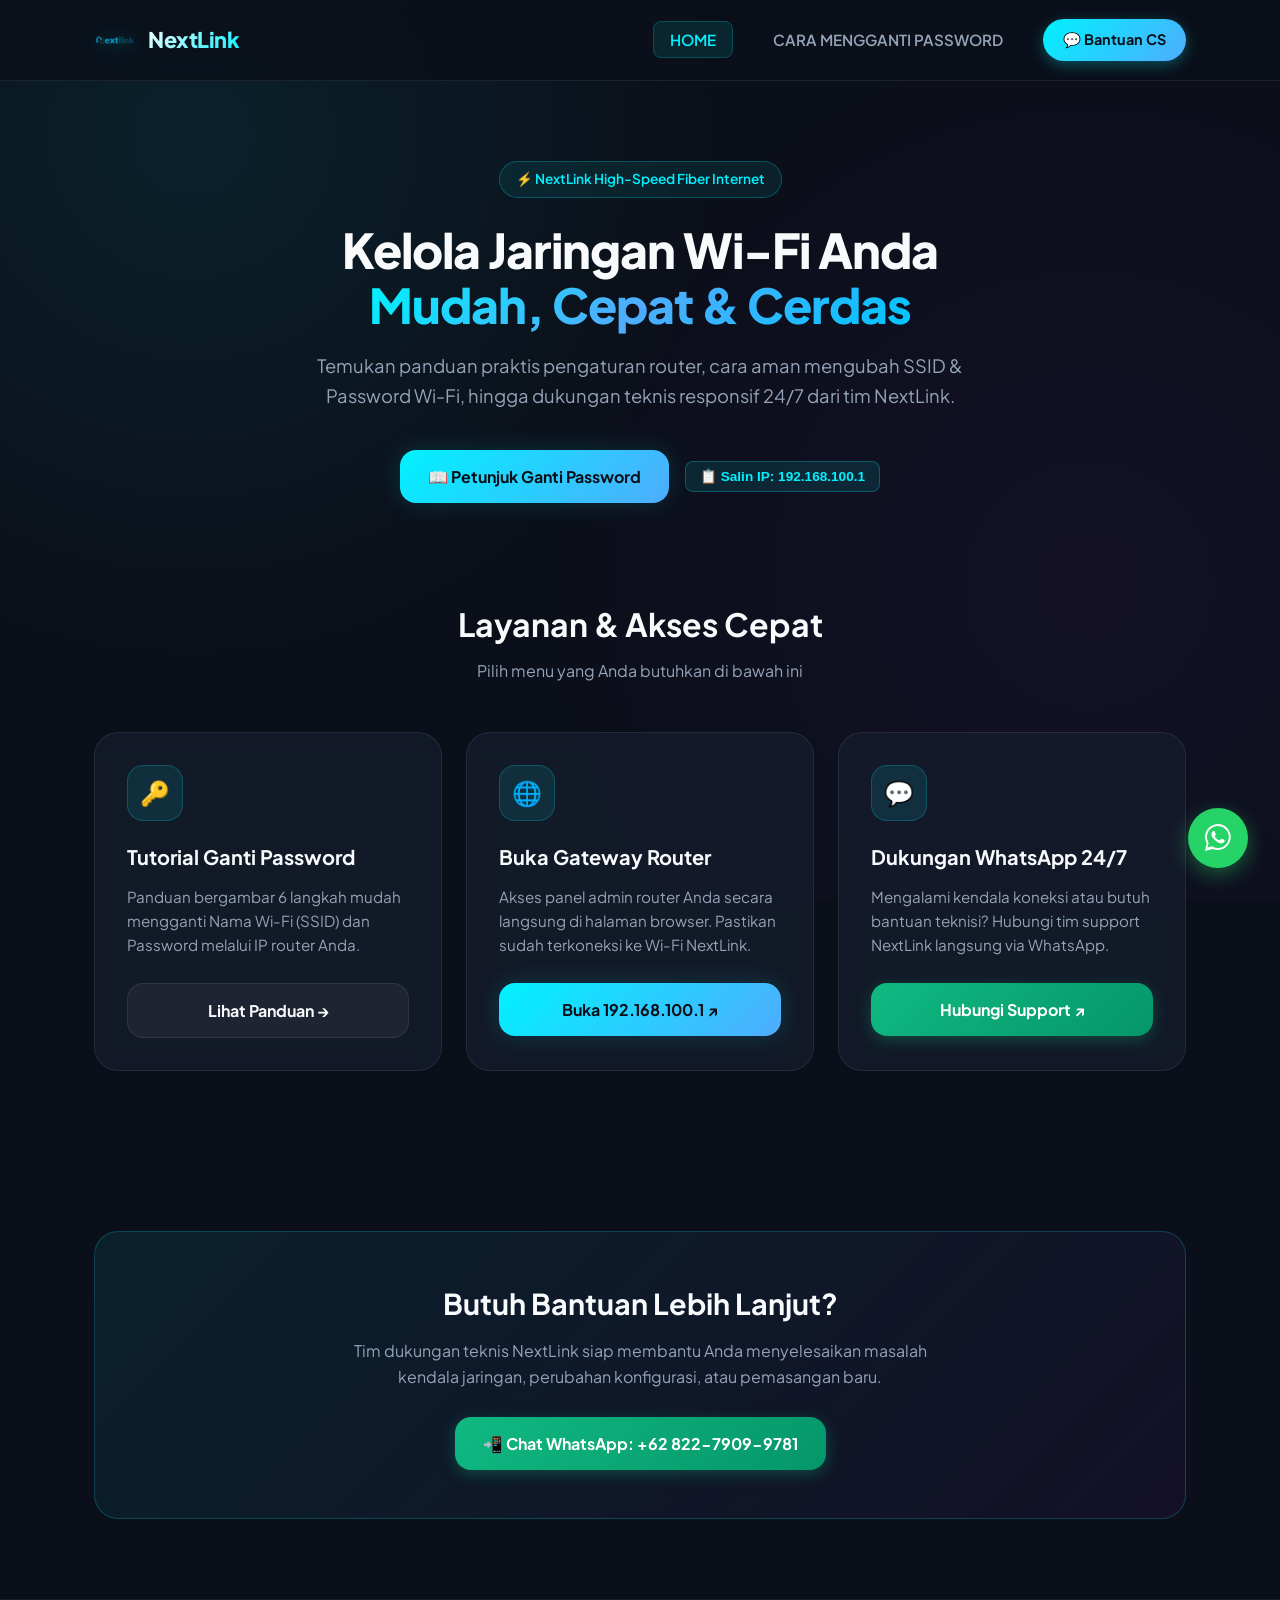
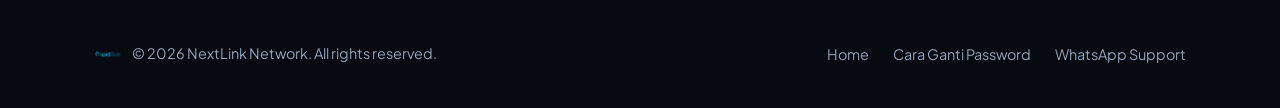
<file: index.html>
<!DOCTYPE html>
<html lang="id">

<head>
  <meta charset="UTF-8">
  <meta name="viewport" content="width=device-width, initial-scale=1.0">
  <title>NextLink - Portal Layanan & Panduan Wi-Fi</title>
  <meta name="description"
    content="Portal resmi layanan pelanggan NextLink. Temukan panduan lengkap cara mengganti password Wi-Fi router 192.168.100.1 dan bantuan teknis.">
  <link rel="stylesheet" href="style.css">
</head>

<body>

  <!-- NAVIGATION BAR -->
  <header class="site-header">
    <div class="container navbar">
      <a href="index.html" class="brand-logo">
        <img src="logo.nextlink.png" alt="NextLink Logo">
        <span class="brand-title">NextLink</span>
      </a>

      <button class="mobile-toggle" id="mobileToggle" aria-label="Buka Menu Navigation">
        ☰
      </button>

      <ul class="nav-links" id="navLinks">
        <li><a href="index.html" class="nav-link active">HOME</a></li>
        <li><a href="Password.html" class="nav-link">CARA MENGGANTI PASSWORD</a></li>
        <li>
          <a href="https://wa.me/6282279099781" target="_blank" rel="noopener" class="nav-cta">
            <span>💬 Bantuan CS</span>
          </a>
        </li>
      </ul>
    </div>
  </header>
  <!-- NAVIGATION BAR END -->

  <main>
    <!-- HERO SECTION -->
    <section class="hero">
      <div class="container">
        <div class="badge-glow">
          <span>⚡ NextLink High-Speed Fiber Internet</span>
        </div>
        <h1 class="hero-title">
          Kelola Jaringan Wi-Fi Anda <br>
          <span class="gradient-text">Mudah, Cepat & Cerdas</span>
        </h1>
        <p class="hero-subtitle">
          Temukan panduan praktis pengaturan router, cara aman mengubah SSID & Password Wi-Fi, hingga dukungan teknis
          responsif 24/7 dari tim NextLink.
        </p>

        <div class="hero-actions">
          <a href="Password.html" class="btn btn-primary">
            📖 Petunjuk Ganti Password
          </a>
          <button class="btn btn-secondary btn-copy" data-copy="192.168.100.1">
            📋 Salin IP: 192.168.100.1
          </button>
        </div>
      </div>
    </section>

    <!-- QUICK FEATURES SECTION -->
    <section class="section">
      <div class="container">
        <div class="section-header">
          <h2 class="section-title">Layanan & Akses Cepat</h2>
          <p class="section-subtitle">Pilih menu yang Anda butuhkan di bawah ini</p>
        </div>

        <div class="grid-3">
          <!-- Card 1 -->
          <div class="card">
            <div class="card-icon">🔑</div>
            <h3 class="card-title">Tutorial Ganti Password</h3>
            <p class="card-desc">
              Panduan bergambar 6 langkah mudah mengganti Nama Wi-Fi (SSID) dan Password melalui IP router Anda.
            </p>
            <br>
            <a href="Password.html" class="btn btn-secondary" style="width: 100%;">Lihat Panduan &rarr;</a>
          </div>

          <!-- Card 2 -->
          <div class="card">
            <div class="card-icon">🌐</div>
            <h3 class="card-title">Buka Gateway Router</h3>
            <p class="card-desc">
              Akses panel admin router Anda secara langsung di halaman browser. Pastikan sudah terkoneksi ke Wi-Fi
              NextLink.
            </p>
            <br>
            <a href="http://192.168.100.1" target="_blank" rel="noopener" class="btn btn-primary"
              style="width: 100%;">Buka 192.168.100.1 &nearr;</a>
          </div>

          <!-- Card 3 -->
          <div class="card">
            <div class="card-icon">💬</div>
            <h3 class="card-title">Dukungan WhatsApp 24/7</h3>
            <p class="card-desc">
              Mengalami kendala koneksi atau butuh bantuan teknisi? Hubungi tim support NextLink langsung via WhatsApp.
            </p>
            <br>
            <a href="https://wa.me/6282279099781" target="_blank" rel="noopener" class="btn btn-success"
              style="width: 100%;">Hubungi Support &nearr;</a>
          </div>
        </div>
      </div>
    </section>

    <!-- QUICK INFO BANNER -->
    <section class="section">
      <div class="container">
        <div class="support-card">
          <h2>Butuh Bantuan Lebih Lanjut?</h2>
          <p>Tim dukungan teknis NextLink siap membantu Anda menyelesaikan masalah kendala jaringan, perubahan
            konfigurasi, atau pemasangan baru.</p>
          <a href="https://wa.me/6282279099781" target="_blank" rel="noopener" class="btn btn-success">
            📲 Chat WhatsApp: +62 822-7909-9781
          </a>
        </div>
      </div>
    </section>
  </main>

  <!-- FOOTER -->
  <footer class="site-footer">
    <div class="container footer-content">
      <div class="footer-brand">
        <img src="logo.nextlink.png" alt="NextLink" style="height: 28px;">
        <span>&copy; 2026 NextLink Network. All rights reserved.</span>
      </div>

      <ul class="footer-links">
        <li><a href="index.html">Home</a></li>
        <li><a href="Password.html">Cara Ganti Password</a></li>
        <li><a href="https://wa.me/6282279099781" target="_blank" rel="noopener">WhatsApp Support</a></li>
      </ul>
    </div>
  </footer>

  <!-- Floating WhatsApp FAB -->
  <a href="https://wa.me/6282279099781" target="_blank" rel="noopener" class="whatsapp-fab"
    title="Chat WhatsApp Customer Service">
    <svg viewBox="0 0 32 32">
      <path
        d="M16 2a13 13 0 0 0-11.25 19.5L3 29l7.73-2A13 13 0 1 0 16 2zm0 24a10.9 10.9 0 0 1-5.56-1.52l-.4-.24-4.59 1.2 1.22-4.47-.26-.42A10.94 10.94 0 1 1 16 26zm6-8.15c-.33-.16-1.95-.96-2.25-1.07s-.52-.16-.74.16-.85 1.07-1.04 1.29-.38.25-.71.09a8.94 8.94 0 0 1-2.63-1.63 9.87 9.87 0 0 1-1.82-2.27c-.19-.33 0-.5.15-.66s.33-.38.5-.57.22-.33.33-.55.05-.41-.03-.57-.74-1.78-1-2.44c-.26-.64-.53-.55-.74-.56h-.63a1.2 1.2 0 0 0-.87.41 3.65 3.65 0 0 0-1.14 2.71c0 1.6 1.16 3.14 1.32 3.36s2.29 3.5 5.55 4.91c.78.33 1.38.53 1.86.68a4.46 4.46 0 0 0 2.05.13 3.35 3.35 0 0 0 2.19-1.54 2.74 2.74 0 0 0 .19-1.54c-.07-.15-.29-.24-.62-.4z" />
    </svg>
  </a>

  <script src="script.js"></script>
</body>

</html>
</file>
<file: style.css>
/* ==========================================================================
   NextLink - Modern & Premium Design System
   ========================================================================== */

@import url('https://fonts.googleapis.com/css2?family=Plus+Jakarta+Sans:wght@300;400;500;600;700;800&family=Inter:wght@400;500;600;700&display=swap');

:root {
  /* Color Tokens */
  --bg-main: #0b0f19;
  --bg-card: rgba(23, 31, 48, 0.65);
  --bg-card-hover: rgba(30, 41, 64, 0.8);
  --bg-glass: rgba(255, 255, 255, 0.03);
  --border-color: rgba(255, 255, 255, 0.08);
  --border-glow: rgba(0, 242, 254, 0.3);

  --primary: #00f2fe;
  --primary-dark: #00c6ff;
  --accent: #4facfe;
  --accent-purple: #7928ca;
  --success: #10b981;
  --warning: #f59e0b;
  --danger: #ef4444;

  --text-main: #f8fafc;
  --text-muted: #94a3b8;
  --text-sub: #cbd5e1;

  --radius-sm: 8px;
  --radius-md: 16px;
  --radius-lg: 24px;
  --radius-full: 9999px;

  --shadow-sm: 0 4px 12px rgba(0, 0, 0, 0.2);
  --shadow-glow: 0 0 25px rgba(0, 242, 254, 0.15);
  --shadow-card: 0 10px 30px -10px rgba(0, 0, 0, 0.5);

  --transition: all 0.3s cubic-bezier(0.4, 0, 0.2, 1);
}

/* Reset & Global Base */
*, *::before, *::after {
  box-sizing: border-box;
  margin: 0;
  padding: 0;
}

html {
  scroll-behavior: smooth;
  font-family: 'Plus Jakarta Sans', -apple-system, BlinkMacSystemFont, sans-serif;
  background-color: var(--bg-main);
  color: var(--text-main);
  line-height: 1.6;
}

body {
  min-height: 100vh;
  display: flex;
  flex-direction: column;
  background: 
    radial-gradient(circle at 15% 15%, rgba(0, 242, 254, 0.08) 0%, transparent 40%),
    radial-gradient(circle at 85% 65%, rgba(121, 40, 202, 0.08) 0%, transparent 45%),
    var(--bg-main);
  background-attachment: fixed;
  overflow-x: hidden;
}

/* Container */
.container {
  width: 100%;
  max-width: 1140px;
  margin: 0 auto;
  padding: 0 1.5rem;
}

/* ==========================================================================
   Header & Navigation Bar
   ========================================================================== */
.site-header {
  position: sticky;
  top: 0;
  z-index: 1000;
  background: rgba(11, 15, 25, 0.8);
  backdrop-filter: blur(16px);
  -webkit-backdrop-filter: blur(16px);
  border-bottom: 1px solid var(--border-color);
  transition: var(--transition);
}

.navbar {
  display: flex;
  align-items: center;
  justify-content: space-between;
  height: 80px;
}

.brand-logo {
  display: flex;
  align-items: center;
  gap: 12px;
  text-decoration: none;
}

.brand-logo img {
  height: 42px;
  width: auto;
  object-fit: contain;
  filter: drop-shadow(0 2px 8px rgba(0, 242, 254, 0.3));
}

.brand-title {
  font-size: 1.35rem;
  font-weight: 800;
  letter-spacing: -0.5px;
  background: linear-gradient(135deg, #ffffff 0%, var(--primary) 100%);
  -webkit-background-clip: text;
  -webkit-text-fill-color: transparent;
}

.nav-links {
  display: flex;
  align-items: center;
  gap: 1.5rem;
  list-style: none;
}

.nav-link {
  color: var(--text-muted);
  text-decoration: none;
  font-size: 0.95rem;
  font-weight: 600;
  padding: 0.5rem 1rem;
  border-radius: var(--radius-sm);
  transition: var(--transition);
}

.nav-link:hover {
  color: var(--text-main);
  background: rgba(255, 255, 255, 0.05);
}

.nav-link.active {
  color: var(--primary);
  background: rgba(0, 242, 254, 0.1);
  border: 1px solid rgba(0, 242, 254, 0.2);
}

.nav-cta {
  display: inline-flex;
  align-items: center;
  gap: 8px;
  padding: 0.6rem 1.25rem;
  background: linear-gradient(135deg, var(--primary) 0%, var(--accent) 100%);
  color: #0b0f19;
  font-weight: 700;
  font-size: 0.9rem;
  border-radius: var(--radius-full);
  text-decoration: none;
  transition: var(--transition);
  box-shadow: 0 4px 15px rgba(0, 242, 254, 0.3);
}

.nav-cta:hover {
  transform: translateY(-2px);
  box-shadow: 0 6px 20px rgba(0, 242, 254, 0.45);
}

/* Mobile Nav Toggle */
.mobile-toggle {
  display: none;
  background: none;
  border: none;
  color: var(--text-main);
  font-size: 1.5rem;
  cursor: pointer;
}

/* ==========================================================================
   Hero Section
   ========================================================================== */
.hero {
  padding: 5rem 0 3rem;
  text-align: center;
  position: relative;
}

.badge-glow {
  display: inline-flex;
  align-items: center;
  gap: 8px;
  padding: 0.4rem 1rem;
  border-radius: var(--radius-full);
  background: rgba(0, 242, 254, 0.08);
  border: 1px solid rgba(0, 242, 254, 0.25);
  color: var(--primary);
  font-size: 0.85rem;
  font-weight: 600;
  margin-bottom: 1.5rem;
  animation: pulse-glow 2s infinite ease-in-out;
}

@keyframes pulse-glow {
  0%, 100% { box-shadow: 0 0 10px rgba(0, 242, 254, 0.1); }
  50% { box-shadow: 0 0 20px rgba(0, 242, 254, 0.3); }
}

.hero-title {
  font-size: 3rem;
  font-weight: 800;
  line-height: 1.15;
  margin-bottom: 1.2rem;
  letter-spacing: -1px;
}

.hero-title .gradient-text {
  background: linear-gradient(135deg, #00f2fe 0%, #4facfe 50%, #00c6ff 100%);
  -webkit-background-clip: text;
  -webkit-text-fill-color: transparent;
}

.hero-subtitle {
  font-size: 1.15rem;
  color: var(--text-muted);
  max-width: 650px;
  margin: 0 auto 2.5rem;
}

.hero-actions {
  display: flex;
  align-items: center;
  justify-content: center;
  gap: 1rem;
  flex-wrap: wrap;
}

/* Buttons */
.btn {
  display: inline-flex;
  align-items: center;
  justify-content: center;
  gap: 10px;
  padding: 0.85rem 1.75rem;
  border-radius: var(--radius-md);
  font-weight: 700;
  font-size: 1rem;
  text-decoration: none;
  cursor: pointer;
  border: none;
  transition: var(--transition);
}

.btn-primary {
  background: linear-gradient(135deg, var(--primary) 0%, var(--accent) 100%);
  color: #0b0f19;
  box-shadow: var(--shadow-glow);
}

.btn-primary:hover {
  transform: translateY(-3px);
  box-shadow: 0 10px 25px rgba(0, 242, 254, 0.4);
}

.btn-secondary {
  background: rgba(255, 255, 255, 0.05);
  color: var(--text-main);
  border: 1px solid var(--border-color);
}

.btn-secondary:hover {
  background: rgba(255, 255, 255, 0.1);
  border-color: rgba(255, 255, 255, 0.2);
  transform: translateY(-3px);
}

.btn-success {
  background: linear-gradient(135deg, #10b981 0%, #059669 100%);
  color: #ffffff;
  box-shadow: 0 4px 15px rgba(16, 185, 129, 0.3);
}

.btn-success:hover {
  transform: translateY(-3px);
  box-shadow: 0 8px 25px rgba(16, 185, 129, 0.45);
}

/* ==========================================================================
   Cards & Sections
   ========================================================================== */
.section {
  padding: 3rem 0;
}

.section-header {
  text-align: center;
  margin-bottom: 3rem;
}

.section-title {
  font-size: 2rem;
  font-weight: 700;
  margin-bottom: 0.5rem;
}

.section-subtitle {
  color: var(--text-muted);
  font-size: 1rem;
}

.grid-3 {
  display: grid;
  grid-template-columns: repeat(auto-fit, minmax(300px, 1fr));
  gap: 1.5rem;
}

.card {
  background: var(--bg-card);
  backdrop-filter: blur(12px);
  -webkit-backdrop-filter: blur(12px);
  border: 1px solid var(--border-color);
  border-radius: var(--radius-lg);
  padding: 2rem;
  transition: var(--transition);
  position: relative;
  overflow: hidden;
}

.card:hover {
  background: var(--bg-card-hover);
  border-color: var(--border-glow);
  transform: translateY(-5px);
  box-shadow: var(--shadow-card);
}

.card-icon {
  width: 56px;
  height: 56px;
  border-radius: var(--radius-md);
  background: rgba(0, 242, 254, 0.1);
  color: var(--primary);
  display: flex;
  align-items: center;
  justify-content: center;
  font-size: 1.5rem;
  margin-bottom: 1.25rem;
  border: 1px solid rgba(0, 242, 254, 0.2);
}

.card-title {
  font-size: 1.25rem;
  font-weight: 700;
  margin-bottom: 0.75rem;
}

.card-desc {
  color: var(--text-muted);
  font-size: 0.95rem;
  line-height: 1.6;
}

/* ==========================================================================
   Notice / Alert Banner
   ========================================================================== */
.notice-box {
  background: linear-gradient(135deg, rgba(245, 158, 11, 0.1) 0%, rgba(239, 68, 68, 0.05) 100%);
  border: 1px solid rgba(245, 158, 11, 0.3);
  border-radius: var(--radius-md);
  padding: 1.25rem 1.5rem;
  display: flex;
  align-items: center;
  gap: 1.25rem;
  margin-bottom: 2.5rem;
  backdrop-filter: blur(8px);
}

.notice-icon {
  font-size: 1.75rem;
  color: var(--warning);
  flex-shrink: 0;
}

.notice-content h4 {
  color: #fbbf24;
  font-size: 1rem;
  font-weight: 700;
  margin-bottom: 0.25rem;
}

.notice-content p {
  color: var(--text-sub);
  font-size: 0.9rem;
}

/* ==========================================================================
   Tutorial Timeline Steps (Password.html)
   ========================================================================== */
.tutorial-steps {
  display: flex;
  flex-direction: column;
  gap: 2.5rem;
  max-width: 850px;
  margin: 0 auto;
}

.step-card {
  background: var(--bg-card);
  backdrop-filter: blur(12px);
  -webkit-backdrop-filter: blur(12px);
  border: 1px solid var(--border-color);
  border-radius: var(--radius-lg);
  padding: 2rem;
  transition: var(--transition);
  position: relative;
}

.step-card:hover {
  border-color: rgba(0, 242, 254, 0.3);
  box-shadow: 0 10px 30px rgba(0, 0, 0, 0.4);
}

.step-header {
  display: flex;
  align-items: center;
  gap: 1rem;
  margin-bottom: 1.25rem;
}

.step-number {
  background: linear-gradient(135deg, var(--primary) 0%, var(--accent) 100%);
  color: #0b0f19;
  font-weight: 800;
  font-size: 0.9rem;
  padding: 0.35rem 0.9rem;
  border-radius: var(--radius-full);
  text-transform: uppercase;
  letter-spacing: 0.5px;
}

.step-title {
  font-size: 1.3rem;
  font-weight: 700;
}

.step-description {
  color: var(--text-sub);
  font-size: 1rem;
  line-height: 1.7;
  margin-bottom: 1.5rem;
}

/* Copy Field Box */
.copy-box {
  background: rgba(11, 15, 25, 0.7);
  border: 1px solid var(--border-color);
  border-radius: var(--radius-md);
  padding: 0.85rem 1.25rem;
  display: flex;
  align-items: center;
  justify-content: space-between;
  margin-bottom: 1.25rem;
  gap: 1rem;
}

.copy-text {
  font-family: monospace;
  font-size: 1.1rem;
  color: var(--primary);
  font-weight: 700;
  letter-spacing: 0.5px;
}

.btn-copy {
  background: rgba(0, 242, 254, 0.1);
  color: var(--primary);
  border: 1px solid rgba(0, 242, 254, 0.25);
  padding: 0.4rem 0.9rem;
  border-radius: var(--radius-sm);
  font-size: 0.85rem;
  font-weight: 600;
  cursor: pointer;
  transition: var(--transition);
  display: inline-flex;
  align-items: center;
  gap: 6px;
}

.btn-copy:hover {
  background: var(--primary);
  color: #0b0f19;
}

/* Login Details Grid */
.credentials-grid {
  display: grid;
  grid-template-columns: repeat(auto-fit, minmax(240px, 1fr));
  gap: 1rem;
  margin-bottom: 1.5rem;
}

.credential-item {
  background: rgba(11, 15, 25, 0.5);
  border: 1px solid var(--border-color);
  border-radius: var(--radius-md);
  padding: 1rem;
}

.credential-label {
  font-size: 0.8rem;
  color: var(--text-muted);
  text-transform: uppercase;
  letter-spacing: 0.5px;
  margin-bottom: 0.5rem;
}

/* Image Container */
.step-image-wrapper {
  position: relative;
  border-radius: var(--radius-md);
  overflow: hidden;
  border: 1px solid var(--border-color);
  background: rgba(0, 0, 0, 0.3);
  cursor: pointer;
  margin-top: 1rem;
  transition: var(--transition);
}

.step-image-wrapper:hover {
  border-color: var(--primary);
}

.step-image-wrapper img {
  width: 100%;
  height: auto;
  max-height: 420px;
  object-fit: contain;
  display: block;
  transition: transform 0.4s ease;
}

.step-image-wrapper:hover img {
  transform: scale(1.02);
}

.image-overlay {
  position: absolute;
  inset: 0;
  background: rgba(11, 15, 25, 0.4);
  display: flex;
  align-items: center;
  justify-content: center;
  opacity: 0;
  transition: var(--transition);
}

.step-image-wrapper:hover .image-overlay {
  opacity: 1;
}

.zoom-badge {
  background: rgba(0, 0, 0, 0.8);
  color: var(--text-main);
  padding: 0.5rem 1rem;
  border-radius: var(--radius-full);
  font-size: 0.85rem;
  font-weight: 600;
  border: 1px solid var(--border-color);
  display: inline-flex;
  align-items: center;
  gap: 6px;
}

/* ==========================================================================
   Support Footer / End Section
   ========================================================================== */
.support-card {
  background: linear-gradient(135deg, rgba(0, 242, 254, 0.08) 0%, rgba(121, 40, 202, 0.08) 100%);
  border: 1px solid rgba(0, 242, 254, 0.2);
  border-radius: var(--radius-lg);
  padding: 3rem 2rem;
  text-align: center;
  margin: 4rem 0 2rem;
}

.support-card h2 {
  font-size: 1.8rem;
  margin-bottom: 0.75rem;
}

.support-card p {
  color: var(--text-muted);
  margin-bottom: 1.75rem;
  max-width: 600px;
  margin-left: auto;
  margin-right: auto;
}

/* Site Footer */
.site-footer {
  margin-top: auto;
  border-top: 1px solid var(--border-color);
  padding: 2.5rem 0;
  background: rgba(7, 10, 17, 0.95);
}

.footer-content {
  display: flex;
  align-items: center;
  justify-content: space-between;
  flex-wrap: wrap;
  gap: 1.5rem;
}

.footer-brand {
  display: flex;
  align-items: center;
  gap: 10px;
  color: var(--text-muted);
  font-size: 0.9rem;
}

.footer-links {
  display: flex;
  gap: 1.5rem;
  list-style: none;
}

.footer-links a {
  color: var(--text-muted);
  text-decoration: none;
  font-size: 0.9rem;
  transition: var(--transition);
}

.footer-links a:hover {
  color: var(--primary);
}

/* Floating WhatsApp Button */
.whatsapp-fab {
  position: fixed;
  bottom: 2rem;
  right: 2rem;
  z-index: 999;
  width: 60px;
  height: 60px;
  border-radius: 50%;
  background: #25d366;
  color: #ffffff;
  display: flex;
  align-items: center;
  justify-content: center;
  box-shadow: 0 6px 20px rgba(37, 211, 102, 0.4);
  text-decoration: none;
  transition: var(--transition);
  animation: fab-bounce 3s infinite ease-in-out;
}

.whatsapp-fab svg {
  width: 32px;
  height: 32px;
  fill: currentColor;
}

.whatsapp-fab:hover {
  transform: scale(1.1);
  box-shadow: 0 8px 30px rgba(37, 211, 102, 0.6);
}

@keyframes fab-bounce {
  0%, 100% { transform: translateY(0); }
  50% { transform: translateY(-8px); }
}

/* Image Lightbox Modal */
.modal-overlay {
  position: fixed;
  inset: 0;
  z-index: 2000;
  background: rgba(0, 0, 0, 0.85);
  backdrop-filter: blur(12px);
  display: flex;
  align-items: center;
  justify-content: center;
  opacity: 0;
  pointer-events: none;
  transition: opacity 0.3s ease;
  padding: 1.5rem;
}

.modal-overlay.active {
  opacity: 1;
  pointer-events: auto;
}

.modal-container {
  position: relative;
  max-width: 90vw;
  max-height: 90vh;
}

.modal-img {
  max-width: 100%;
  max-height: 85vh;
  border-radius: var(--radius-md);
  box-shadow: 0 20px 50px rgba(0, 0, 0, 0.8);
  border: 1px solid var(--border-color);
}

.modal-close {
  position: absolute;
  top: -40px;
  right: 0;
  background: rgba(255, 255, 255, 0.2);
  color: #fff;
  border: none;
  width: 36px;
  height: 36px;
  border-radius: 50%;
  font-size: 1.2rem;
  cursor: pointer;
  display: flex;
  align-items: center;
  justify-content: center;
  transition: var(--transition);
}

.modal-close:hover {
  background: #ef4444;
}

/* Toast Notification */
.toast {
  position: fixed;
  bottom: 2rem;
  left: 50%;
  transform: translateX(-50%) translateY(100px);
  background: #0f172a;
  color: var(--primary);
  border: 1px solid var(--primary);
  padding: 0.75rem 1.5rem;
  border-radius: var(--radius-full);
  font-weight: 600;
  font-size: 0.9rem;
  box-shadow: 0 10px 30px rgba(0, 0, 0, 0.5);
  z-index: 3000;
  opacity: 0;
  transition: all 0.3s cubic-bezier(0.68, -0.55, 0.265, 1.55);
}

.toast.show {
  transform: translateX(-50%) translateY(0);
  opacity: 1;
}

/* ==========================================================================
   Responsive Adjustments
   ========================================================================== */
@media (max-width: 768px) {
  .hero-title {
    font-size: 2.2rem;
  }
  
  .navbar {
    height: 70px;
  }

  .nav-links {
    position: fixed;
    top: 70px;
    left: 0;
    width: 100%;
    background: rgba(11, 15, 25, 0.98);
    backdrop-filter: blur(20px);
    flex-direction: column;
    padding: 1.5rem;
    border-bottom: 1px solid var(--border-color);
    clip-path: circle(0% at 100% 0);
    transition: clip-path 0.4s ease-in-out;
  }

  .nav-links.active {
    clip-path: circle(140% at 100% 0);
  }

  .mobile-toggle {
    display: block;
  }

  .tutorial-steps {
    padding: 0 0.5rem;
  }

  .step-card {
    padding: 1.5rem;
  }

  .copy-box {
    flex-direction: column;
    align-items: stretch;
    text-align: center;
  }

  .footer-content {
    flex-direction: column;
    text-align: center;
  }
}
</file>
